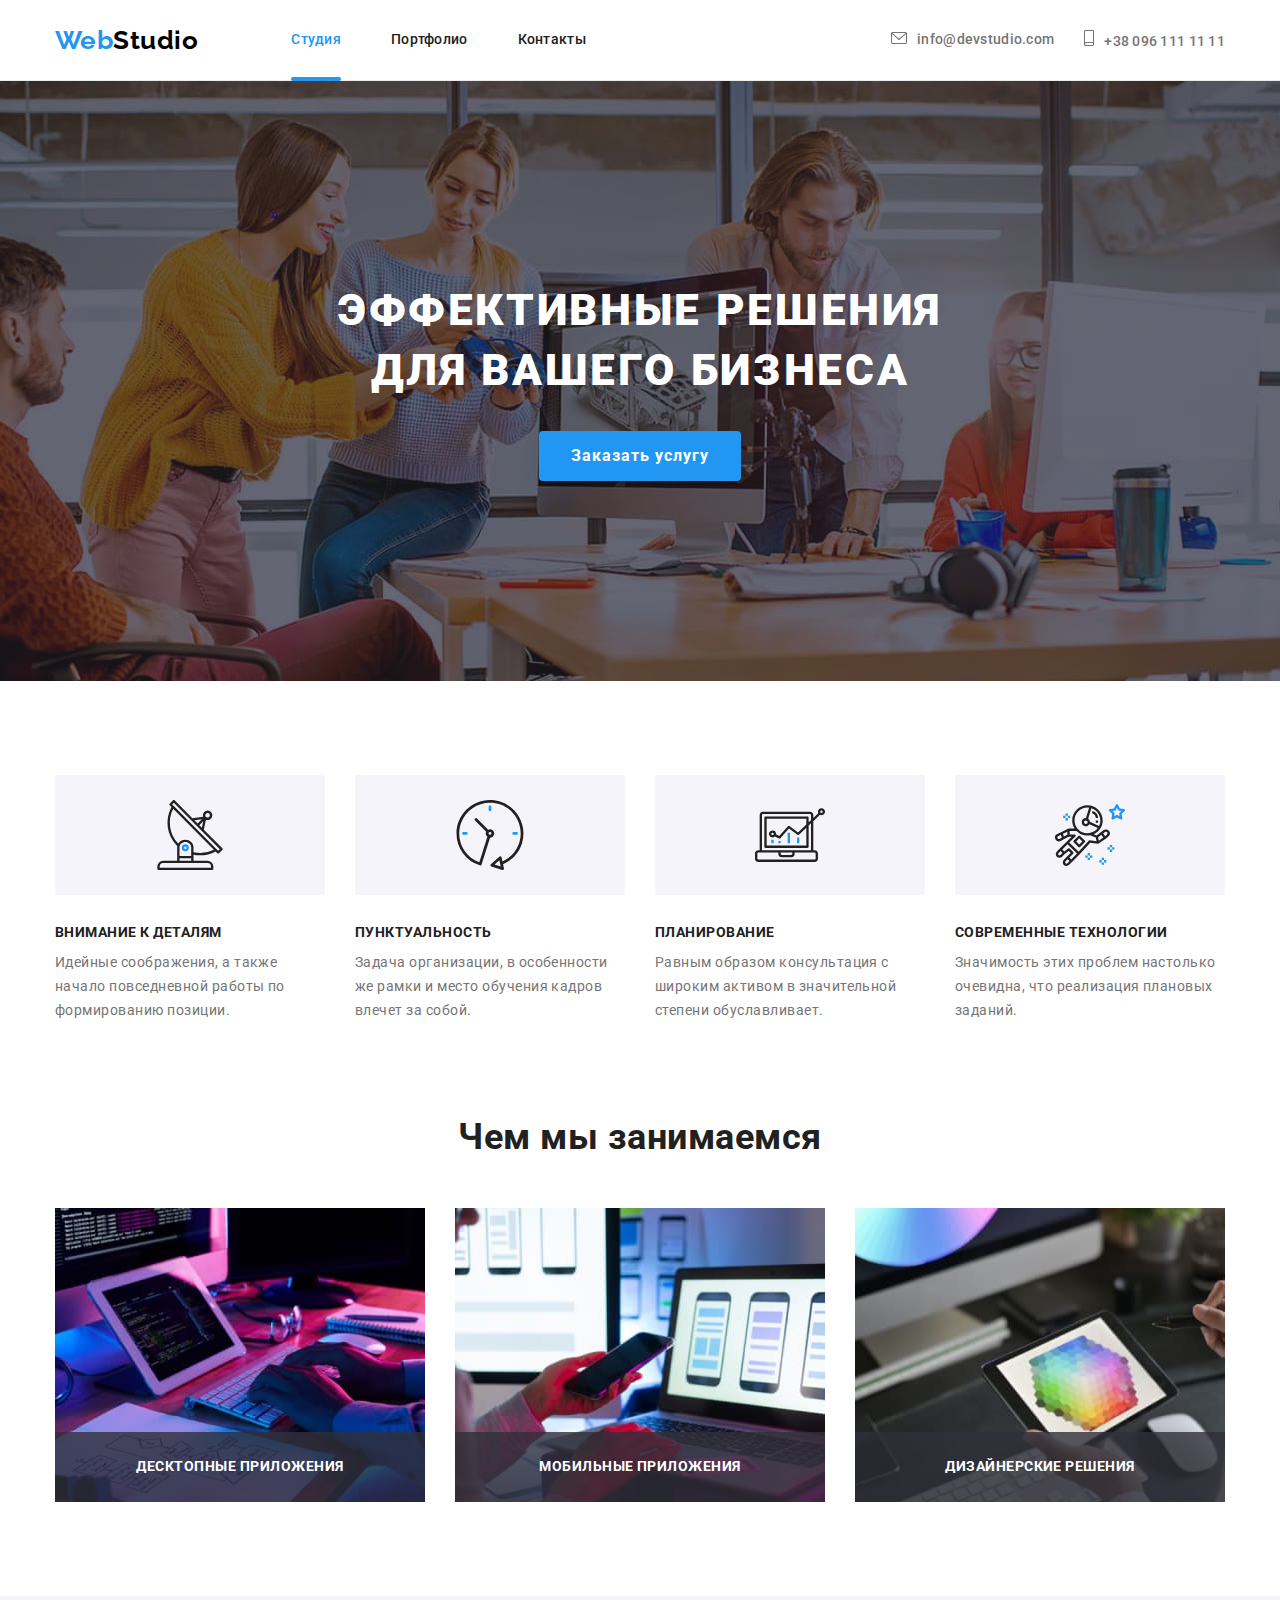
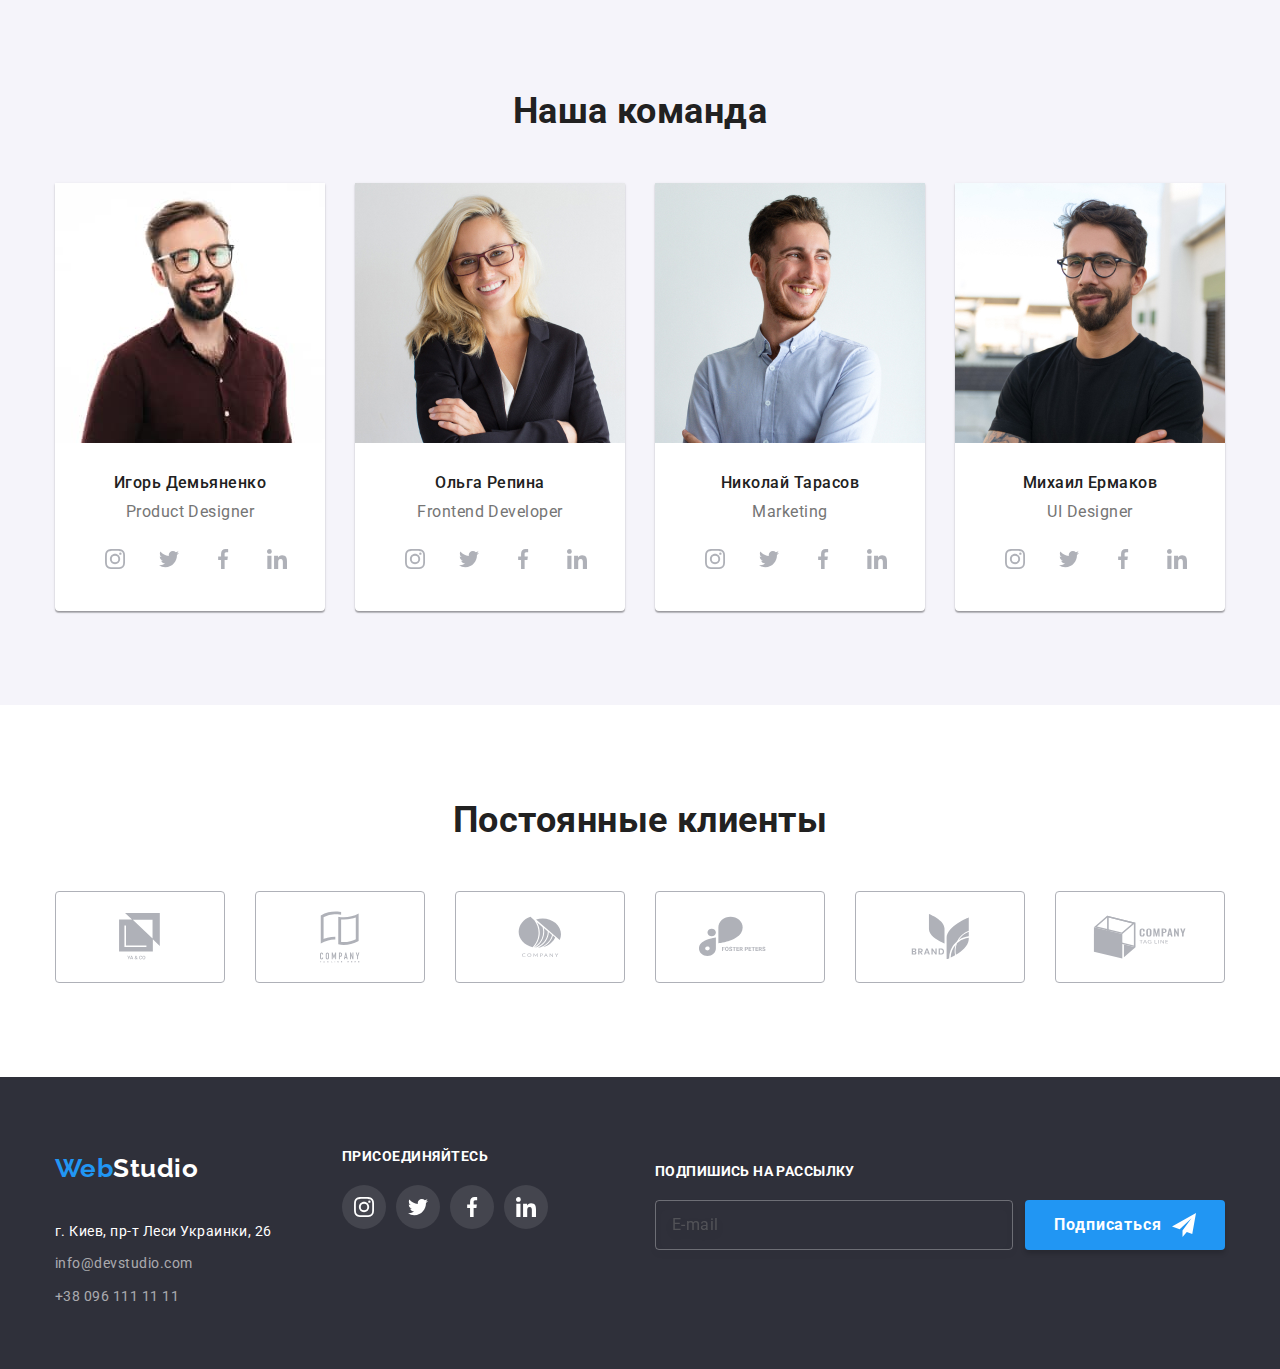
<file: index.html>
<!DOCTYPE html>
<html lang="ru">
  <head>
    <meta charset="UTF-8" />
    <meta http-equiv="X-UA-Compatible" content="IE=edge" />
    <meta name="viewport" content="width=device-width, initial-scale=1.0" />
    <title>WebStudio</title>
    <link
      href="https://fonts.googleapis.com/css2?family=Raleway:wght@700&family=Roboto:wght@400;500;700;900&display=swap"
      rel="stylesheet"
    />
    <link
      rel="stylesheet"
      href="https://cdnjs.cloudflare.com/ajax/libs/modern-normalize/1.1.0/modern-normalize.min.css"
    />

    <link rel="stylesheet" href="./css/main.min.css" />
  </head>
  <body>
    <!--Шапка-->
    <header class="header-pages">
      <div class="container header-pages__display">
        <a href="./index.html" class="header-pages__logo">
          <span class="header-pages__logoblu logo header-pages__logo">Web</span
          ><span class="header-pages__logoblack header-pages__logo"
            >Studio</span
          >
        </a>

        <button
          type="button"
          class="header-pages__button"
          aria-expanded="false"
          data-menu-button
        >
          <svg
            class="header-pages__button-icon"
            width="40"
            height="40"
            aria-label="Переключатель мобильного меню"
          >
            <use
              class="header-pages__menu-close"
              href="./images/icons.svg#menu-close"
            ></use>
            <use
              class="header-pages__menu-open"
              href="./images/icons.svg#menu-open"
            ></use>
          </svg>
        </button>
        <div class="site-nav" data-menu>
          <nav class="site-nav__box">
            <ul class="site-nav__list">
              <li class="site-nav__item">
                <a
                  href=""
                  class="site-nav__textblack site-nav__led site-nav__linelink"
                  >Студия</a
                >
              </li>
              <li class="site-nav__item">
                <a href="./portfolio.html" class="site-nav__textblack"
                  >Портфолио</a
                >
              </li>
              <li class="site-nav__item">
                <a href="" class="site-nav__textblack">Контакты</a>
              </li>
            </ul>
          </nav>

          <ul class="site-contact">
            <li class="site-contact__item">
              <a
                href="tel:+380961111111"
                class="site-contact site-contact__link site-contact__link--tel"
                ><svg class="site-contact__icon" width="10px" height="16px">
                  <use href="./images/icons.svg#icon-smartphone"></use></svg
                >+38 096 111 11 11</a
              >
            </li>
            <li class="site-contact__item">
              <a
                href="mailto:info@devstudio.com"
                class="site-contact site-contact__link site-contact__link--mail"
                ><svg class="site-contact__icon" width="16px" height="12px">
                  <use href="./images/icons.svg#icon-mail"></use></svg
                >info@devstudio.com</a
              >
            </li>
          </ul>
          <ul class="network">
            <li class="network__item">
              <a class="network__link" href="">Instagram</a>
            </li>
            <li class="network__item">
              <a class="network__link" href="">Twitter</a>
            </li>
            <li class="network__item">
              <a class="network__link" href="">Facebook</a>
            </li>
            <li class="network__item">
              <a class="network__link" href="">LinkedIn</a>
            </li>
          </ul>
        </div>
      </div>
    </header>

    <main>
      <section class="section offer offer__container">
        <div class="container">
          <h1 class="offer__title">Эффективные решения для вашего бизнеса</h1>
          <button type="button" class="offer__button" data-modal-open>
            Заказать услугу
          </button>

          <div class="backdrop is-hidden" data-modal>
            <div class="backdrop__modal">
              <h3 class="backdrop__title">
                Оставьте свои данные, мы вам перезвоним
              </h3>
              <form class="form">
                <label class="form__field"
                  >Имя
                  <input
                    type="text"
                    name="name"
                    placeholder=" "
                    class="form__input"
                  />
                  <span class="form__icon"></span>
                  <svg class="form__iconname" width=" 13px" height="13px">
                    <use href="./images/icons.svg#form-icon-name"></use>
                  </svg>
                </label>

                <label class="form__field"
                  >Телефон
                  <input
                    type="tel"
                    name="tel"
                    placeholder=" "
                    class="form__input"
                  />
                  <span class="form__icon"></span>
                  <svg class="form__iconname" width=" 13px" height="13px">
                    <use href="./images/icons.svg#form-icon-tel"></use>
                  </svg>
                </label>
                <label class="form__field"
                  >Почта
                  <input
                    type="email"
                    name="mail"
                    placeholder=" "
                    class="form__input"
                  />
                  <span class="form__icon"></span>
                  <svg
                    class="form__iconname form-icon"
                    width=" 13px"
                    height="13px"
                  >
                    <use href="./images/icons.svg#form-icon-mail"></use>
                  </svg>
                </label>
                <label class="form__field form__comment"
                  >Комментарий
                  <textarea
                    name="comment"
                    cols="auto"
                    rows="10"
                    placeholder="Введите текст"
                    class="form__input form__textarea"
                  ></textarea>
                </label>

                <label class="form__agreement">
                  <input
                    type="checkbox"
                    name="agreement"
                    value="agreement"
                    id="agreement"
                    class="form__checkbox"
                  />
                  <span class="form__checkicon"></span>
                  <span class="form__policy"
                    >Соглашаюсь с рассылкой и принимаю<a
                      href=""
                      class="form__a"
                    >
                      Условия договора</a
                    ></span
                  >
                </label>
                <button type="submit" class="form__button">Отправить</button>
              </form>

              <button class="form__close" data-modal-close>
                <svg class=".form__iconclose" width="18px" height="18px">
                  <use href="./images/icons.svg#icon-window-close"></use>
                </svg>
              </button>
            </div>
          </div>
        </div>
      </section>

      <!--Преимущества-->
      <section class="section">
        <div class="container">
          <h2 class="visually-hidden advantage__h2">Преимущества</h2>
          <ul class="advantage">
            <li class="advantage__list">
              <h3 class="advantage__title">Внимание к деталям</h3>
              <p class="advantage__description">
                Идейные соображения, а также начало повседневной работы по
                формированию позиции.
              </p>
            </li>
            <li class="advantage__list">
              <h3 class="advantage__title">Пунктуальность</h3>
              <p class="advantage__description">
                Задача организации, в особенности же рамки и место обучения
                кадров влечет за собой.
              </p>
            </li>
            <li class="advantage__list">
              <h3 class="advantage__title">Планирование</h3>
              <p class="advantage__description">
                Равным образом консультация с широким активом в значительной
                степени обуславливает.
              </p>
            </li>
            <li class="advantage__list">
              <h3 class="advantage__title">Современные технологии</h3>
              <p class="advantage__description">
                Значимость этих проблем настолько очевидна, что реализация
                плановых заданий.
              </p>
            </li>
          </ul>
        </div>
      </section>
      <!--О нас-->
      <section class="section foto__nopadding">
        <div class="container">
          <h2 class="foto__h2">Чем мы занимаемся</h2>
          <ul class="foto">
            <li class="foto__list">
              <img
                src="./images/box1.jpg"
                alt="Пишем код"
                width="370"
                class=""
              />
              <h3 class="foto__title">Десктопные приложения</h3>
            </li>
            <li class="foto__list">
              <img
                src="./images/box2.jpg"
                alt="Пишем код"
                width="370"
                class=""
              />
              <h3 class="foto__title">Мобильные приложения</h3>
            </li>
            <li class="foto__list">
              <img src="./images/box3.jpg" alt="Пишем код" class="" />
              <h3 class="foto__title">Дизайнерские решения</h3>
            </li>
          </ul>
        </div>
      </section>

      <!--Наша команда-->
      <section class="section team__section">
        <div class="container">
          <h2 class="team__title">Наша команда</h2>
          <ul class="team">
            <li class="team__list">
              <img
                class="team__image"
                srcset="
                  ./images/team/1-desk1x.jpg 270w,
                  ./images/team/1-tab1x.jpg  354w,
                  ./images/team/1-mob1x.jpg  450w,
                  ./images/team/1-desk2x.jpg 540w,
                  ./images/team/1-tab2x.jpg  708w,
                  ./images/team/1-mob2x.jpg  900w
                "
                sizes="(min-width: 1200px) 270px, (min-width: 768px) 354px, (max-width: 480px) 450px"
                src="./images/team/1-mob1x.jpg"
                alt="Игорь Демьяненко"
              />
              <div>
                <h3 class="team__name">Игорь Демьяненко</h3>
                <p class="team__position">Product Designer</p>
                <ul class="social">
                  <li class="social__item">
                    <a href="" class="social__link"
                      ><svg class="social__icon">
                        <use
                          href="./images/icons.svg#icon-instablack"
                        ></use></svg
                    ></a>
                  </li>
                  <li class="social__item">
                    <a href="" class="social__link"
                      ><svg class="social__icon">
                        <use href="./images/icons.svg#icon-twitter"></use></svg
                    ></a>
                  </li>
                  <li class="social__item">
                    <a href="" class="social__link"
                      ><svg class="social__icon">
                        <use href="./images/icons.svg#icon-facebook"></use></svg
                    ></a>
                  </li>
                  <li class="social__item">
                    <a href="" class="social__link"
                      ><svg class="social__icon">
                        <use href="./images/icons.svg#icon-linkedin"></use></svg
                    ></a>
                  </li>
                </ul>
              </div>
            </li>
            <li class="team__list">
              <img
                class="team__image"
                srcset="
                  ./images/team/2-desk1x.jpg 270w,
                  ./images/team/2-tab1x.jpg  354w,
                  ./images/team/2-mob1x.jpg  450w,
                  ./images/team/2-desk2x.jpg 540w,
                  ./images/team/2-tab2x.jpg  708w,
                  ./images/team/2-mob2x.jpg  900w
                "
                sizes="(min-width: 1200px) 270px, (min-width: 768px) 354px, (max-width: 480px) 450px"
                src="./images/team/2-mob1x.jpg"
                alt="Ольга Репина"
              />
              <div>
                <h3 class="team__name">Ольга Репина</h3>
                <p class="team__position">Frontend Developer</p>
                <ul class="social">
                  <li class="social__item">
                    <a href="" class="social__link"
                      ><svg class="social__icon">
                        <use
                          href="./images/icons.svg#icon-instablack"
                        ></use></svg
                    ></a>
                  </li>
                  <li class="social__item">
                    <a href="" class="social__link"
                      ><svg class="social__icon">
                        <use href="./images/icons.svg#icon-twitter"></use></svg
                    ></a>
                  </li>
                  <li class="social__item">
                    <a href="" class="social__link"
                      ><svg class="social__icon">
                        <use href="./images/icons.svg#icon-facebook"></use></svg
                    ></a>
                  </li>
                  <li class="social__item">
                    <a href="" class="social__link"
                      ><svg class="social__icon">
                        <use href="./images/icons.svg#icon-linkedin"></use></svg
                    ></a>
                  </li>
                </ul>
              </div>
            </li>
            <li class="team__list">
              <img
                class="team__image"
                srcset="
                  ./images/team/3-desk1x.jpg 270w,
                  ./images/team/3-tab1x.jpg  354w,
                  ./images/team/3-mob1x.jpg  450w,
                  ./images/team/3-desk2x.jpg 540w,
                  ./images/team/3-tab2x.jpg  708w,
                  ./images/team/3-mob2x.jpg  900w
                "
                sizes="(min-width: 1200px) 270px, (min-width: 768px) 354px, (max-width: 480px) 450px"
                src="./images/team/3-mob1x.jpg"
                alt="Николай Тарасов"
              />
              <div>
                <h3 class="team__name">Николай Тарасов</h3>
                <p class="team__position">Marketing</p>
                <ul class="social">
                  <li class="social__item">
                    <a href="" class="social__link"
                      ><svg class="social__icon">
                        <use
                          href="./images/icons.svg#icon-instablack"
                        ></use></svg
                    ></a>
                  </li>
                  <li class="social__item">
                    <a href="" class="social__link"
                      ><svg class="social__icon">
                        <use href="./images/icons.svg#icon-twitter"></use></svg
                    ></a>
                  </li>
                  <li class="social__item">
                    <a href="" class="social__link"
                      ><svg class="social__icon">
                        <use href="./images/icons.svg#icon-facebook"></use></svg
                    ></a>
                  </li>
                  <li class="social__item">
                    <a href="" class="social__link"
                      ><svg class="social__icon">
                        <use href="./images/icons.svg#icon-linkedin"></use></svg
                    ></a>
                  </li>
                </ul>
              </div>
            </li>
            <li class="team__list">
              <img
                class="team__image"
                srcset="
                  ./images/team/4-desk1x.jpg 270w,
                  ./images/team/4-tab1x.jpg  354w,
                  ./images/team/4-mob1x.jpg  450w,
                  ./images/team/4-desk2x.jpg 540w,
                  ./images/team/4-tab2x.jpg  708w,
                  ./images/team/4-mob2x.jpg  900w
                "
                sizes="(min-width: 1200px) 270px, (min-width: 768px) 354px, (max-width: 480px) 450px"
                src="./images/team/4-mob1x.jpg"
                alt="Михаил Ермаков"
              />
              <div>
                <h3 class="team__name">Михаил Ермаков</h3>
                <p class="team__position">UI Designer</p>
                <ul class="social">
                  <li class="social__item">
                    <a href="" class="social__link"
                      ><svg class="social__icon">
                        <use
                          href="./images/icons.svg#icon-instablack"
                        ></use></svg
                    ></a>
                  </li>
                  <li class="social__item">
                    <a href="" class="social__link"
                      ><svg class="social__icon">
                        <use href="./images/icons.svg#icon-twitter"></use></svg
                    ></a>
                  </li>
                  <li class="social__item">
                    <a href="" class="social__link"
                      ><svg class="social__icon">
                        <use href="./images/icons.svg#icon-facebook"></use></svg
                    ></a>
                  </li>
                  <li class="social__item">
                    <a href="" class="social__link"
                      ><svg class="social__icon">
                        <use href="./images/icons.svg#icon-linkedin"></use></svg
                    ></a>
                  </li>
                </ul>
              </div>
            </li>
          </ul>
        </div>
      </section>

      <!-- Постійні клієнти -->
      <section class="section">
        <div class="container">
          <h2 class="client__h2">Постоянные клиенты</h2>
          <ul class="client">
            <li class="client__list">
              <a href="" class="client__link"
                ><svg class="client__foto" width="41" height="46.7">
                  <use href="./images/icons.svg#icon-Client1"></use></svg
              ></a>
            </li>
            <li class="client__list">
              <a href="" class="client__link"
                ><svg class="client__foto" width="40" height="52">
                  <use href="./images/icons.svg#icon-Client2"></use></svg
              ></a>
            </li>
            <li class="client__list">
              <a href="" class="client__link"
                ><svg class="client__foto" width="43.46" height="41.18">
                  <use href="./images/icons.svg#icon-Client3"></use></svg
              ></a>
            </li>
            <li class="client__list">
              <a href="" class="client__link"
                ><svg class="client__foto" width="84.44" height="40.62">
                  <use href="./images/icons.svg#icon-Client4"></use></svg
              ></a>
            </li>
            <li class="client__list">
              <a href="" class="client__link"
                ><svg class="client__foto" width="62.54" height="45.43">
                  <use href="./images/icons.svg#icon-Client8"></use></svg
              ></a>
            </li>
            <li class="client__list">
              <a href="" class="client__link"
                ><svg class="client__foto" width="93.79" height="43.93">
                  <use href="./images/icons.svg#icon-Client6"></use></svg
              ></a>
            </li>
          </ul>
        </div>
      </section>
    </main>

    <!-- Футер -->
    <footer class="footer">
      <div class="container footer__padding">
        <div class="footer__box">
          <div class="footer__box--logo">
            <a href="./index.html" class="header-pages__logo"
              ><span class="header-pages__logoblu">Web</span
              ><span class="header-pages__logowhite">Studio</span></a
            >
            <address class="footer__address">
              <ul class="footer__link">
                <li class="footer__itemtop">
                  <a
                    href="г.Киев,пр-тЛесиУкраинки,26"
                    class="footer__contact footer__contact--white"
                    >г. Киев, пр-т Леси Украинки, 26</a
                  >
                </li>
                <li class="footer__item">
                  <a href="mailto:info@devstudio.com" class="footer__contact"
                    >info@devstudio.com</a
                  >
                </li>
                <li class="footer__item">
                  <a href="tel:+380961111111" class="footer__contact"
                    >+38 096 111 11 11</a
                  >
                </li>
              </ul>
            </address>
          </div>

          <div class="footer-social__box">
            <h2 class="footer-social__title">Присоединяйтесь</h2>
            <ul class="footer-social">
              <li class="footer-social__item">
                <a href="" class="footer-social__link"
                  ><svg class="footer-social__icon" width="20" height="20">
                    <use href="./images/icons.svg#icon-footer-insta"></use></svg
                ></a>
              </li>
              <li class="footer-social__item">
                <a href="" class="footer-social__link"
                  ><svg class="footer-social__icon" width="20" height="20">
                    <use
                      href="./images/icons.svg#icon-footer-twiter"
                    ></use></svg
                ></a>
              </li>
              <li class="footer-social__item">
                <a href="" class="footer-social__link"
                  ><svg class="footer-social__icon" width="20" height="20">
                    <use
                      href="./images/icons.svg#icon-footer-facebook"
                    ></use></svg
                ></a>
              </li>
              <li class="footer-social__item">
                <a href="" class="footer-social__link"
                  ><svg class="footer-social__icon" width="20" height="20">
                    <use
                      href="./images/icons.svg#icon-footer-linkedin"
                    ></use></svg
                ></a>
              </li>
            </ul>
          </div>
        </div>
        <div class="footer-subscribe">
          <h3 class="footer-subscribe__title">Подпишись на рассылку</h3>
          <form class="footer-subscribe__form">
            <!-- <label class="footer-subscribe__field"> -->
            <input
              type="text"
              name="name"
              placeholder="E-mail"
              class="footer-subscribe__input"
            />
            <!-- </label> -->
            <button type="submit" class="footer-subscribe__button">
              Подписаться<svg
                class="footer-subscribe__icon"
                width=" 24px"
                height="24px"
              >
                <use href="./images/icons.svg#icon-footer-subscribe"></use>
              </svg>
            </button>
          </form>
        </div>
      </div>
    </footer>

    <script src="./js/mobile-menu.js"></script>
    <script src="./js/modal.js"></script>
  </body>
</html>
</file>
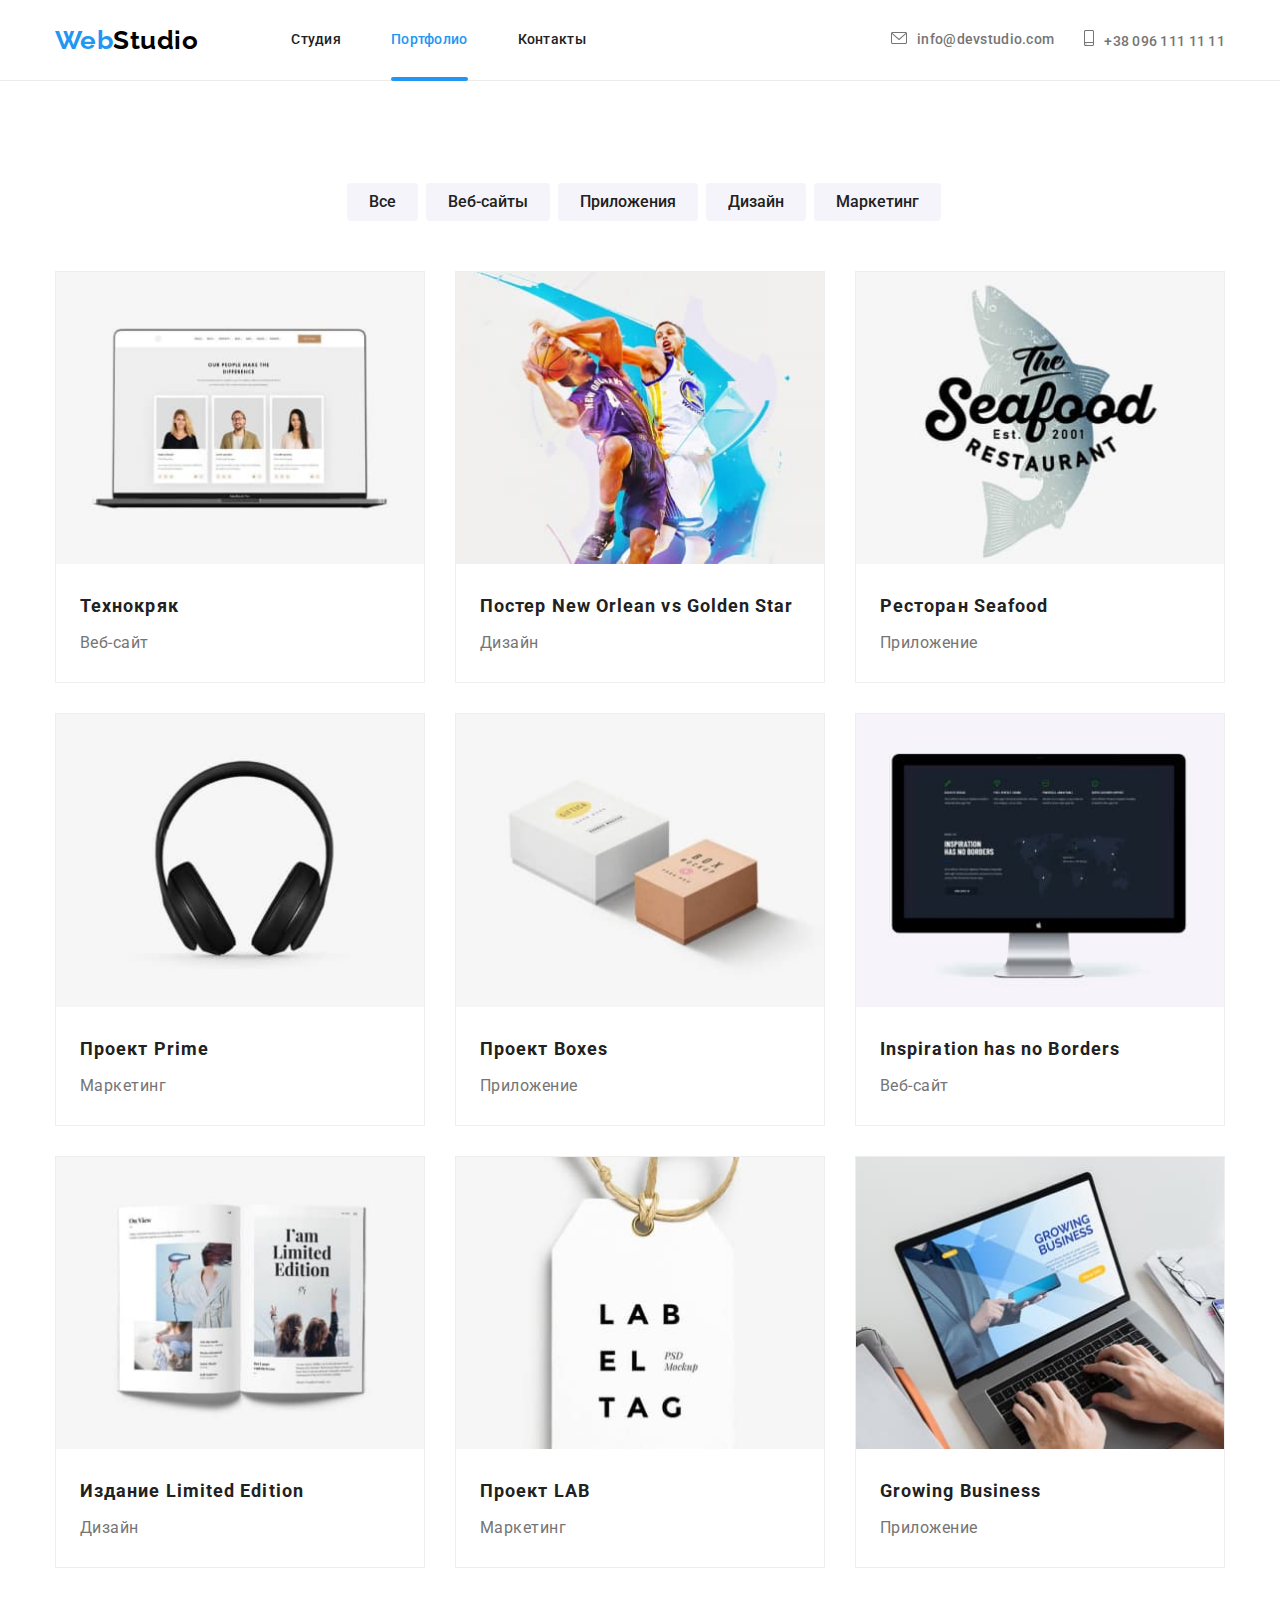
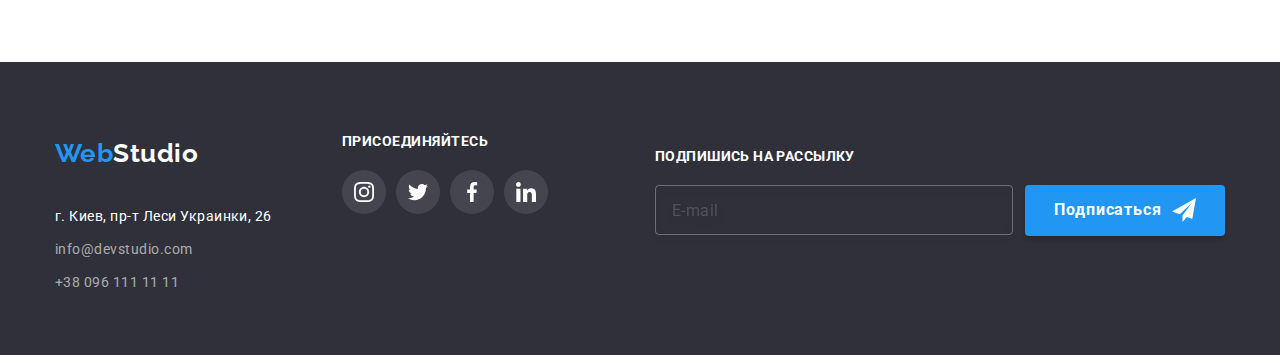
<file: portfolio.html>
<!DOCTYPE html>
<html lang="ru">
  <head>
    <meta charset="UTF-8" />
    <meta http-equiv="X-UA-Compatible" content="IE=edge" />
    <meta name="viewport" content="width=device-width, initial-scale=1.0" />
    <title>WebStudio</title>
    <link
      href="https://fonts.googleapis.com/css2?family=Raleway:wght@700&family=Roboto:wght@400;500;700;900&display=swap"
      rel="stylesheet"
    />
    <link
      rel="stylesheet"
      href="https://cdnjs.cloudflare.com/ajax/libs/modern-normalize/1.1.0/modern-normalize.min.css"
    />
    <link rel="stylesheet" href="./css/main.min.css" />
  </head>

  <body>
    <!--Шапка-->
    <header class="header-pages">
      <div class="container header-pages__display">
        <a href="./index.html" class="header-pages__logo">
          <span class="header-pages__logoblu logo header-pages__logo">Web</span
          ><span class="header-pages__logoblack header-pages__logo"
            >Studio</span
          >
        </a>

        <button
          type="button"
          class="header-pages__button"
          aria-expanded="false"
          data-menu-button
        >
          <svg
            class="header-pages__button-icon"
            width="40"
            height="40"
            aria-label="Переключатель мобильного меню"
          >
            <use
              class="header-pages__menu-close"
              href="./images/icons.svg#menu-close"
            ></use>
            <use
              class="header-pages__menu-open"
              href="./images/icons.svg#menu-open"
            ></use>
          </svg>
        </button>
        <div class="site-nav" data-menu>
          <nav class="site-nav__box">
            <ul class="site-nav__list">
              <li class="site-nav__item">
                <a href="./index.html" class="site-nav__textblack">Студия</a>
              </li>
              <li class="site-nav__item">
                <a href="" class="site-nav__textblack site-nav__linelink"
                  >Портфолио</a
                >
              </li>
              <li class="site-nav__item">
                <a href="" class="site-nav__textblack">Контакты</a>
              </li>
            </ul>
          </nav>

          <ul class="site-contact">
            <li class="site-contact__item">
              <a
                href="tel:+380961111111"
                class="site-contact site-contact__link site-contact__link--tel"
                ><svg class="site-contact__icon" width="10px" height="16px">
                  <use href="./images/icons.svg#icon-smartphone"></use></svg
                >+38 096 111 11 11</a
              >
            </li>
            <li class="site-contact__item">
              <a
                href="mailto:info@devstudio.com"
                class="site-contact site-contact__link site-contact__link--mail"
                ><svg class="site-contact__icon" width="16px" height="12px">
                  <use href="./images/icons.svg#icon-mail"></use></svg
                >info@devstudio.com</a
              >
            </li>
          </ul>
          <ul class="network">
            <li class="network__item">
              <a class="network__link" href="">Instagram</a>
            </li>
            <li class="network__item">
              <a class="network__link" href="">Twitter</a>
            </li>
            <li class="network__item">
              <a class="network__link" href="">Facebook</a>
            </li>
            <li class="network__item">
              <a class="network__link" href="">LinkedIn</a>
            </li>
          </ul>
        </div>
      </div>
    </header>
    <main>
      <!--Portfolio-->
      <section class="section">
        <div class="container">
          <h1 class="visually-hidden">Реализованные нами проекты</h1>
          <ul class="site-contact project">
            <li class="project__item">
              <button type="button" class="project__filter project__hover">
                Все
              </button>
            </li>
            <li class="project__item">
              <button type="button" class="project__filter project__hover">
                Веб-сайты
              </button>
            </li>
            <li class="project__item">
              <button type="button" class="project__filter project__hover">
                Приложения
              </button>
            </li>
            <li class="project__item">
              <button type="button" class="project__filter project__hover">
                Дизайн
              </button>
            </li>
            <li class="project__item">
              <button type="button" class="project__filter project__hover">
                Маркетинг
              </button>
            </li>
          </ul>
          <ul class="card">
            <li class="card__list">
              <a href="" class="card__link">
                <div class="card__overlayfull">
                  <img
                    class="card__image"
                    srcset="
                      ./images/portfolio/1-tab1x.jpg  354w,
                      ./images/portfolio/1-desk1x.jpg 370w,
                      ./images/portfolio/1-mob1x.jpg  450w,
                      ./images/portfolio/1-tab2x.jpg  708w,
                      ./images/portfolio/1-desk2x.jpg 740w,
                      ./images/portfolio/1-mob2x.jpg  900w
                    "
                    sizes="(min-width: 1200px) 370px, (min-width: 768px) 354px, (max-width: 480px) 450px"
                    src="./images/portfolio/1-mob1x.jpg"
                    alt="Технокряк"
                  />
                  <div class="card__overlay">
                    <p class="card__overlaydesc">
                      Ресурс предлагает комплексные предложения с разным уровнем
                      функционала и сервисов. Все это позволит посетителю
                      получить исчерпывающие сведения о компании или частном
                      лице.
                    </p>
                  </div>
                </div>
                <div class="card__border">
                  <h3 class="card__title">Технокряк</h3>
                  <p class="card__description">Веб-сайт</p>
                </div>
              </a>
            </li>

            <li class="card__list">
              <a href="" class="card__link">
                <div class="card__overlayfull">
                  <img
                    class="card__image"
                    srcset="
                      ./images/portfolio/2-tab1x.jpg  354w,
                      ./images/portfolio/2-desk1x.jpg 370w,
                      ./images/portfolio/2-mob1x.jpg  450w,
                      ./images/portfolio/2-tab2x.jpg  708w,
                      ./images/portfolio/2-desk2x.jpg 740w,
                      ./images/portfolio/2-mob2x.jpg  900w
                    "
                    sizes="(min-width: 1200px) 370px, (min-width: 768px) 354px, (max-width: 480px) 450px"
                    src="./images/portfolio/2-mob1x.jpg"
                    alt="Постер New Orlean vs Golden Star"
                  />
                  <div class="card__overlay">
                    <p class="card__overlaydesc">
                      Ресурс предлагает комплексные предложения с разным уровнем
                      функционала и сервисов. Все это позволит посетителю
                      получить исчерпывающие сведения о компании или частном
                      лице.
                    </p>
                  </div>
                </div>
                <div class="card__border">
                  <h3 class="card__title">Постер New Orlean vs Golden Star</h3>
                  <p class="card__description">Дизайн</p>
                </div>
              </a>
            </li>
            <li class="card__list">
              <a href="" class="card__link">
                <div class="card__overlayfull">
                  <img
                    class="card__image"
                    srcset="
                      ./images/portfolio/3-tab1x.jpg  354w,
                      ./images/portfolio/3-desk1x.jpg 370w,
                      ./images/portfolio/3-mob1x.jpg  450w,
                      ./images/portfolio/3-tab2x.jpg  708w,
                      ./images/portfolio/3-desk2x.jpg 740w,
                      ./images/portfolio/3-mob2x.jpg  900w
                    "
                    sizes="(min-width: 1200px) 370px, (min-width: 768px) 354px, (max-width: 480px) 450px"
                    src="./images/portfolio/3-mob1x.jpg"
                    alt="Ресторан Seafood"
                  />
                  <div class="card__overlay">
                    <p class="card__overlaydesc">
                      Ресурс предлагает комплексные предложения с разным уровнем
                      функционала и сервисов. Все это позволит посетителю
                      получить исчерпывающие сведения о компании или частном
                      лице.
                    </p>
                  </div>
                </div>
                <div class="card__border">
                  <h3 class="card__title">Ресторан Seafood</h3>
                  <p class="card__description">Приложение</p>
                </div>
              </a>
            </li>
            <li class="card__list">
              <a href="" class="card__link">
                <div class="card__overlayfull">
                  <img
                    class="card__image"
                    srcset="
                      ./images/portfolio/4-tab1x.jpg  354w,
                      ./images/portfolio/4-desk1x.jpg 370w,
                      ./images/portfolio/4-mob1x.jpg  450w,
                      ./images/portfolio/4-tab2x.jpg  708w,
                      ./images/portfolio/4-desk2x.jpg 740w,
                      ./images/portfolio/4-mob2x.jpg  900w
                    "
                    sizes="(min-width: 1200px) 370px, (min-width: 768px) 354px, (max-width: 480px) 450px"
                    src="./images/portfolio/4-mob1x.jpg"
                    alt="Проект Prime"
                  />
                  <div class="card__overlay">
                    <p class="card__overlaydesc">
                      Ресурс предлагает комплексные предложения с разным уровнем
                      функционала и сервисов. Все это позволит посетителю
                      получить исчерпывающие сведения о компании или частном
                      лице.
                    </p>
                  </div>
                </div>
                <div class="card__border">
                  <h3 class="card__title">Проект Prime</h3>
                  <p class="card__description">Маркетинг</p>
                </div>
              </a>
            </li>
            <li class="card__list">
              <a href="" class="card__link">
                <div class="card__overlayfull">
                  <img
                    class="card__image"
                    srcset="
                      ./images/portfolio/5-tab1x.jpg  354w,
                      ./images/portfolio/5-desk1x.jpg 370w,
                      ./images/portfolio/5-mob1x.jpg  450w,
                      ./images/portfolio/5-tab2x.jpg  708w,
                      ./images/portfolio/5-desk2x.jpg 740w,
                      ./images/portfolio/5-mob2x.jpg  900w
                    "
                    sizes="(min-width: 1200px) 370px, (min-width: 768px) 354px, (max-width: 480px) 450px"
                    src="./images/portfolio/5-mob1x.jpg"
                    alt="Проект Boxes"
                  />
                  <div class="card__overlay">
                    <p class="card__overlaydesc">
                      Ресурс предлагает комплексные предложения с разным уровнем
                      функционала и сервисов. Все это позволит посетителю
                      получить исчерпывающие сведения о компании или частном
                      лице.
                    </p>
                  </div>
                </div>
                <div class="card__border">
                  <h3 class="card__title">Проект Boxes</h3>
                  <p class="card__description">Приложение</p>
                </div>
              </a>
            </li>
            <li class="card__list">
              <a href="" class="card__link">
                <div class="card__overlayfull">
                  <img
                    class="card__image"
                    srcset="
                      ./images/portfolio/6-tab1x.jpg  354w,
                      ./images/portfolio/6-desk1x.jpg 370w,
                      ./images/portfolio/6-mob1x.jpg  450w,
                      ./images/portfolio/6-tab2x.jpg  708w,
                      ./images/portfolio/6-desk2x.jpg 740w,
                      ./images/portfolio/6-mob2x.jpg  900w
                    "
                    sizes="(min-width: 1200px) 370px, (min-width: 768px) 354px, (max-width: 480px) 450px"
                    src="./images/portfolio/6-mob1x.jpg"
                    alt="Inspiration has no Borders"
                  />
                  <div class="card__overlay">
                    <p class="card__overlaydesc">
                      Ресурс предлагает комплексные предложения с разным уровнем
                      функционала и сервисов. Все это позволит посетителю
                      получить исчерпывающие сведения о компании или частном
                      лице.
                    </p>
                  </div>
                </div>
                <div class="card__border">
                  <h3 class="card__title">Inspiration has no Borders</h3>
                  <p class="card__description">Веб-сайт</p>
                </div>
              </a>
            </li>
            <li class="card__list">
              <a href="" class="card__link">
                <div class="card__overlayfull">
                  <img
                    class="card__image"
                    srcset="
                      ./images/portfolio/7-tab1x.jpg  354w,
                      ./images/portfolio/7-desk1x.jpg 370w,
                      ./images/portfolio/7-mob1x.jpg  450w,
                      ./images/portfolio/7-tab2x.jpg  708w,
                      ./images/portfolio/7-desk2x.jpg 740w,
                      ./images/portfolio/7-mob2x.jpg  900w
                    "
                    sizes="(min-width: 1200px) 370px, (min-width: 768px) 354px, (max-width: 480px) 450px"
                    src="./images/portfolio/7-mob1x.jpg"
                    alt="Издание Limited Edition"
                  />
                  <div class="card__overlay">
                    <p class="card__overlaydesc">
                      Ресурс предлагает комплексные предложения с разным уровнем
                      функционала и сервисов. Все это позволит посетителю
                      получить исчерпывающие сведения о компании или частном
                      лице.
                    </p>
                  </div>
                </div>
                <div class="card__border">
                  <h3 class="card__title">Издание Limited Edition</h3>
                  <p class="card__description">Дизайн</p>
                </div>
              </a>
            </li>
            <li class="card__list">
              <a href="" class="card__link">
                <div class="card__overlayfull">
                  <img
                    class="card__image"
                    srcset="
                      ./images/portfolio/8-tab1x.jpg  354w,
                      ./images/portfolio/8-desk1x.jpg 370w,
                      ./images/portfolio/8-mob1x.jpg  450w,
                      ./images/portfolio/8-tab2x.jpg  708w,
                      ./images/portfolio/8-desk2x.jpg 740w,
                      ./images/portfolio/8-mob2x.jpg  900w
                    "
                    sizes="(min-width: 1200px) 370px, (min-width: 768px) 354px, (max-width: 480px) 450px"
                    src="./images/portfolio/8-mob1x.jpg"
                    alt="Проект LAB"
                  />
                  <div class="card__overlay">
                    <p class="card__overlaydesc">
                      Ресурс предлагает комплексные предложения с разным уровнем
                      функционала и сервисов. Все это позволит посетителю
                      получить исчерпывающие сведения о компании или частном
                      лице.
                    </p>
                  </div>
                </div>
                <div class="card__border">
                  <h3 class="card__title">Проект LAB</h3>
                  <p class="card__description">Маркетинг</p>
                </div>
              </a>
            </li>
            <li class="card__list">
              <a href="" class="card__link">
                <div class="card__overlayfull">
                  <img
                    class="card__image"
                    srcset="
                      ./images/portfolio/9-tab1x.jpg  354w,
                      ./images/portfolio/9-desk1x.jpg 370w,
                      ./images/portfolio/9-mob1x.jpg  450w,
                      ./images/portfolio/9-tab2x.jpg  708w,
                      ./images/portfolio/9-desk2x.jpg 740w,
                      ./images/portfolio/9-mob2x.jpg  900w
                    "
                    sizes="(min-width: 1200px) 370px, (min-width: 768px) 354px, (max-width: 480px) 450px"
                    src="./images/portfolio/9-mob1x.jpg"
                    alt="Growing Business"
                  />
                  <div class="card__overlay">
                    <p class="card__overlaydesc">
                      Ресурс предлагает комплексные предложения с разным уровнем
                      функционала и сервисов. Все это позволит посетителю
                      получить исчерпывающие сведения о компании или частном
                      лице.
                    </p>
                  </div>
                </div>
                <div class="card__border">
                  <h3 class="card__title">Growing Business</h3>
                  <p class="card__description">Приложение</p>
                </div>
              </a>
            </li>
          </ul>
        </div>
      </section>
    </main>

    <!--Футер-->
    <footer class="footer">
      <div class="container footer__padding">
        <div class="footer__box">
          <div class="footer__box--logo">
            <a href="./index.html" class="header-pages__logo"
              ><span class="header-pages__logoblu">Web</span
              ><span class="header-pages__logowhite">Studio</span></a
            >
            <address class="footer__address">
              <ul class="footer__link">
                <li class="footer__itemtop">
                  <a
                    href="г.Киев,пр-тЛесиУкраинки,26"
                    class="footer__contact footer__contact--white"
                    >г. Киев, пр-т Леси Украинки, 26</a
                  >
                </li>
                <li class="footer__item">
                  <a href="mailto:info@devstudio.com" class="footer__contact"
                    >info@devstudio.com</a
                  >
                </li>
                <li class="footer__item">
                  <a href="tel:+380961111111" class="footer__contact"
                    >+38 096 111 11 11</a
                  >
                </li>
              </ul>
            </address>
          </div>

          <div class="footer-social__box">
            <h2 class="footer-social__title">Присоединяйтесь</h2>
            <ul class="footer-social">
              <li class="footer-social__item">
                <a href="" class="footer-social__link"
                  ><svg class="footer-social__icon" width="20" height="20">
                    <use href="./images/icons.svg#icon-footer-insta"></use></svg
                ></a>
              </li>
              <li class="footer-social__item">
                <a href="" class="footer-social__link"
                  ><svg class="footer-social__icon" width="20" height="20">
                    <use
                      href="./images/icons.svg#icon-footer-twiter"
                    ></use></svg
                ></a>
              </li>
              <li class="footer-social__item">
                <a href="" class="footer-social__link"
                  ><svg class="footer-social__icon" width="20" height="20">
                    <use
                      href="./images/icons.svg#icon-footer-facebook"
                    ></use></svg
                ></a>
              </li>
              <li class="footer-social__item">
                <a href="" class="footer-social__link"
                  ><svg class="footer-social__icon" width="20" height="20">
                    <use
                      href="./images/icons.svg#icon-footer-linkedin"
                    ></use></svg
                ></a>
              </li>
            </ul>
          </div>
        </div>
        <div class="footer-subscribe">
          <h3 class="footer-subscribe__title">Подпишись на рассылку</h3>
          <form class="footer-subscribe__form">
            <!-- <label class="footer-subscribe__field"> -->
            <input
              type="text"
              name="name"
              placeholder="E-mail"
              class="footer-subscribe__input"
            />
            <!-- </label> -->
            <button type="submit" class="footer-subscribe__button">
              Подписаться<svg
                class="footer-subscribe__icon"
                width=" 24px"
                height="24px"
              >
                <use href="./images/icons.svg#icon-footer-subscribe"></use>
              </svg>
            </button>
          </form>
        </div>
      </div>
    </footer>

    <script src="./js/mobile-menu.js"></script>
    <script src="./js/modal.js"></script>
  </body>
</html>
</file>
<file: css/main.min.css>
.visually-hidden{position:absolute;width:1px;height:1px;margin:-1px;border:0;padding:0;white-space:normal;clip-path:inset(100%);clip:rect(0 0 0 0);overflow:hidden}:root{--primary-text-color: #212121;--secondary-text-color: #757575;--font-header-footer: #2f303a;--white-color-text: #ffffff;--accent-color: #2196f3;--animation: 250ms cubic-bezier(0.4, 0, 0.2, 1)}body{background-color:#ffffff;color:var(--primary-text-color);font-family:"Roboto", "Helvetica Neue", sans-serif;letter-spacing:0.03em;margin:0}ul,li,p{list-style:none;margin:0;padding:0}h1,h2,h3,h4,h5,h6{margin:0;padding:0}a{text-decoration:none}img{display:block}.container{width:100%;padding-left:15px;padding-right:15px;margin:0 auto}@media screen and (min-width: 480px){.container{width:480px}}@media screen and (min-width: 768px){.container{width:768px}}@media screen and (min-width: 1200px){.container{width:1200px}}.section{padding-top:60px;padding-bottom:60px}@media screen and (min-width: 1200px){.section{padding-top:94px;padding-bottom:94px}}.backdrop{position:fixed;top:0;left:0;width:100%;height:100%;background-color:rgba(0,0,0,0.2);opacity:1;transition:opacity var(--animation);z-index:12}.backdrop__modal{position:absolute;top:50%;left:50%;transform:translate(-50%, -50%);width:100%;min-height:609px;background-color:#ffffff;transition:transform var(--animation);z-index:3;padding:40px}@media screen and (min-width: 480px){.backdrop__modal{width:450px;height:609px}}@media screen and (min-width: 1200px){.backdrop__modal{width:528px;height:581px}}.backdrop__title{font-family:"Roboto";font-weight:700;font-size:20px;line-height:1.15;text-align:center;letter-spacing:0.03em;color:var(--primary-text-color);padding-bottom:12px}.is-hidden{opacity:0;pointer-events:none;transition:opacity var(--animation)}.form{width:100%;font-family:"Roboto";font-weight:400;font-size:12px;line-height:1.15;letter-spacing:0.01em;color:var(--secondary-text-color)}.form__close{position:absolute;top:8px;right:8px;height:30px;width:30px;background-color:#ffffff;border:1px solid rgba(0,0,0,0.1);border-radius:50%;cursor:pointer;display:flex;justify-content:center;align-items:center;color:#000000;transition:color var(--animation)}.form__close:hover,.form__close:focus{fill:var(--accent-color)}.form__iconclose{fill:currentColor}.form__field{position:relative;display:flex;flex-direction:column;margin-bottom:10px;background:#ffffff;border-radius:4px}.form__input{margin:0;margin-top:4px;border:1px solid rgba(33,33,33,0.2);box-sizing:border-box;border-radius:4px;padding:10px 40px;display:flex;cursor:pointer;height:40px;outline:none}.form__input::placeholder{color:rgba(117,117,117,0.5)}.form__input:focus{border-color:var(--accent-color);color:#2f303a}.form__icon+.form__iconname{margin:0;padding:0;display:flex;position:absolute;top:50%;left:12px;cursor:pointer}.form__field:focus-within>.form__icon+.form__iconname{color:var(--accent-color);fill:var(--accent-color);transition:var(--animation)}.form__comment{display:flex}.form__textarea{width:100%;height:120px;padding:12px 16px;border:1px solid rgba(33,33,33,0.2);box-sizing:border-box;border-radius:4px;resize:none}.form__textarea::placeholder{color:rgba(117,117,117,0.5)}.form__agreement{letter-spacing:0.03em;font-size:12px;line-height:1.71;display:flex;align-items:center;margin-top:20px}.form a{color:var(--accent-color);text-decoration-line:underline}@media screen and (min-width: 1200px){.form a{font-size:14px;line-height:1.7}}.form__checkbox{-webkit-appearance:none;-moz-appearance:none;appearance:none;position:absolute}.form__checkicon{content:"";display:inline-block;background-repeat:no-repeat;width:16px;height:15px;border:2px solid var(--primary-text-color);border-radius:4px}.form__checkbox:checked+.form__checkicon{border-color:var(--accent-color);background-color:var(--accent-color);background-image:url(../images/iconcheck.svg);background-size:contain;background-origin:content-box}.form__button{color:var(--white-color-text);background-color:var(--accent-color);margin:0 auto;display:block;font-family:"Roboto";padding:10px 55px;border-radius:4px;min-width:200px;border:transparent;font-weight:700;font-size:16px;line-height:1.88;display:flex;align-items:center;text-align:center;letter-spacing:0.06em;cursor:pointer;box-shadow:0px 4px 4px rgba(0,0,0,0.15);border-radius:4px;transition:background-color var(--animation),color var(--animation);margin-top:30px}.form__button:hover,.form__button:focus{background-color:var(--accent-color);color:var(--accent-color)}.form__policy{font-size:12px;line-height:1.17;letter-spacing:0.03em;color:var(--primary-text-color);margin-left:8px}@media screen and (min-width: 1200px){.form__policy{font-size:14px;line-height:1.7}}.site-nav{width:100%}@media screen and (max-width: 767px){.site-nav{position:fixed;display:none;flex-direction:column;justify-content:space-between;width:100vw;height:100vh;top:0;left:0;background-color:#ffffff;padding-top:48px;padding-bottom:48px;padding-left:40px;padding-right:40px}}.site-nav.is-open{display:flex;z-index:2}@media screen and (min-width: 768px){.site-nav{display:flex;align-items:center}}.site-nav__list{color:var(--primary-text-color);font-weight:500;letter-spacing:0.02em;text-decoration:none}@media screen and (max-width: 767px){.site-nav__list{position:relative;display:block;font-size:40px;line-height:1.17}}@media screen and (min-width: 768px){.site-nav__list{font-size:14px;line-height:1.14;padding-top:32px;padding-bottom:32px;display:inline-flex;transition:color var(--animation),outline-color var(--animation)}}.site-nav__list:hover,.site-nav__list:focus{color:var(--accent-color);outline-color:var(--accent-color)}.site-nav__textblack{color:var(--primary-text-color)}.site-nav__textblack:hover,.site-nav__textblack:focus{color:var(--accent-color);outline-color:var(--accent-color)}.site-nav__linelink{color:var(--accent-color)}@media screen and (min-width: 768px){.site-nav__linelink::after{position:absolute;margin-bottom:-30px;left:0;bottom:-3px;content:"";display:block;width:100%;height:4px;border-radius:2px;transition:color var(--animation);background-color:var(--accent-color)}}.site-nav__item{position:relative}.site-nav__item:hover,.site-nav__item:focus{color:var(accent-color);outline:0;outline-offset:0;text-decoration:none;transition:color var(--animation)}@media screen and (max-width: 767px){.site-nav__item:not(:last-child){margin-bottom:32px}}@media screen and (min-width: 768px){.site-nav__item:not(:last-child){margin-right:50px}}@media screen and (min-width: 768px){.site-nav__box{margin-left:88px}}@media screen and (min-width: 1200px){.site-nav__box{margin-left:93px}}.site-nav__item:hover,.site-nav__item:focus{color:var(--accent-color);outline-color:var(--accent-color)}.advantage{display:flex;justify-content:space-between;flex-wrap:wrap;margin-left:-30px;margin-top:-30px;flex-direction:column}@media screen and (min-width: 768px){.advantage{flex-direction:row}}.advantage__h2{color:var(--primary-text-color);font-weight:700;font-size:14px;line-height:1.14;text-transform:uppercase;margin-bottom:10px}.advantage__list{margin-left:30px;margin-top:30px}@media screen and (min-width: 768px){.advantage__list{flex-basis:calc(100% / 2 - 30px)}}@media screen and (min-width: 1200px){.advantage__list{flex-basis:calc(100% / 4 - 30px)}}.advantage__list::before{display:block;content:"";height:120px;background-size:auto;background-repeat:no-repeat;background-position:center;background-color:#f5f4fa;margin-bottom:30px}.advantage__list:nth-child(1)::before{background-image:url(../images/advantage-svg1.svg)}.advantage__list:nth-child(2)::before{background-image:url(../images/advantage-svg2.svg)}.advantage__list:nth-child(3)::before{background-image:url(../images/advantage-svg3.svg)}.advantage__list:nth-child(4)::before{background-image:url(../images/advantage-svg4.svg)}.advantage__title{color:var(--primary-text-color);font-weight:700;font-size:14px;line-height:1.14;text-transform:uppercase;margin-bottom:10px;text-align:center}@media screen and (min-width: 768px){.advantage__title{text-align:left}}.advantage__description{color:var(--secondary-text-color);font-size:14px;line-height:1.71}.card{display:flex;flex-wrap:wrap;margin-left:-30px;margin-top:-30px}.card__list{width:370px;margin-left:30px;margin-top:30px;flex-basis:calc((100% - 2 * 15px) / 1)}@media screen and (min-width: 768px){.card__list{flex-basis:calc((100% - 4 * 15px) / 2)}}@media screen and (min-width: 1200px){.card__list{flex-basis:calc((100% - 6 * 15px) / 3)}}.card__link{height:100%;background:#ffffff;border:1px solid #eeeeee;outline:none;display:block;transition:box-shadow var(--animation)}.card__link:hover,.card__link:focus{box-shadow:0px 1px 1px rgba(0,0,0,0.12),0px 4px 4px rgba(0,0,0,0.06),1px 4px 6px rgba(0,0,0,0.16)}.card__overlayfull{position:relative;overflow:hidden}.card__title{color:var(--primary-text-color);font-weight:700;font-size:18px;line-height:2;letter-spacing:0.06em;margin-bottom:4px}.card__description{color:var(--secondary-text-color);font-size:16px;line-height:1.88}.card__border{padding:24px}.card__overlay{position:absolute;width:100%;height:100%;left:0;top:0;background-color:rgba(33,150,243,0.9);padding-top:77px;padding-left:24px;padding-right:24px;transform:translateY(105%);transition:transform var(--animation)}@media screen and (min-width: 768px){.card__overlay{padding-top:49px}}@media screen and (min-width: 1200px){.card__overlay{padding-top:63px}}.card__list:hover .card__overlay{transform:translateY(0)}.card__overlaydesc{font-size:18px;line-height:1.56;letter-spacing:0.03em;color:#ffffff}.card__image{width:100%}.client__h2{color:var(--primary-text-color);font-weight:700;font-size:28px;line-height:1.18;text-align:center;margin-bottom:30px}@media screen and (min-width: 1200px){.client__h2{font-size:36px;line-height:1.17;margin-bottom:50px}}.client{display:flex;flex-wrap:wrap;margin-left:-30px;margin-top:-30px}.client__list{margin-left:30px;margin-top:30px;flex-basis:calc((100% - 4 * 15px) / 2)}@media screen and (min-width: 768px){.client__list{flex-basis:calc((100% - 6 * 15px) / 3)}}@media screen and (min-width: 1200px){.client__list{flex-basis:calc((100% - 12 * 15px) / 6)}}.client__link{height:92px;display:flex;justify-content:center;align-items:center;fill:#afb1b8;border:1px solid #afb1b8;border-radius:4px;outline:none;transition:fill var(--animation),border-color var(--animation)}.client__link:hover,.client__link:focus{fill:var(--accent-color);border-color:var(--accent-color)}@media screen and (max-width: 767px){.site-contact{margin-bottom:64px}}@media screen and (min-width: 768px){.site-contact{display:flex;flex-direction:column-reverse;margin-left:auto}}@media screen and (min-width: 1200px){.site-contact{flex-direction:row-reverse}}@media screen and (max-width: 767px){.site-contact__item:not(:last-child){margin-bottom:32px}}@media screen and (min-width: 1199px){.site-contact__item:not(:last-child){margin-left:30px}}@media screen and (min-width: 768px){.site-contact__item:last-child{margin-bottom:10px}}@media screen and (min-width: 1199px){.site-contact__item:last-child{margin-bottom:0}}@media screen and (min-width: 1199px){.site-contact__item{display:flex;align-items:center}}.site-contact__link{font-weight:500;letter-spacing:0.02em}@media screen and (min-width: 768px){.site-contact__link{display:block;font-weight:500;font-size:12px;line-height:1.17;color:#757575;align-items:center;transition:color var(--accent-color),outline-color var(--accent-color)}.site-contact__link:hover,.site-contact__link:focus{color:var(--accent-color);outline-color:var(--accent-color)}}@media screen and (min-width: 1200px){.site-contact__link{font-size:14px;line-height:1.14;flex-direction:row}}@media screen and (max-width: 767px){.site-contact__link--tel{font-size:34px;line-height:1.18;letter-spacing:0.02em;color:var(--accent-color)}}@media screen and (max-width: 767px){.site-contact__link--mail{font-size:24px;line-height:1.17;color:var(--secondary-text-color)}}.site-contact__icon{fill:currentColor}@media screen and (max-width: 767px){.site-contact__icon{display:none}}@media screen and (min-width: 768px){.site-contact__icon{margin-right:8px}}@media screen and (min-width: 1200px){.site-contact__icon{margin-right:10px}}.footer{background-color:#2f303a;font-style:normal;display:block}.footer__padding{padding-bottom:60px;display:flex;align-items:center}@media screen and (max-width: 1199px){.footer__padding{flex-direction:column}}.footer__itemtop:not(:last-child){margin-bottom:9px}.footer__link{font-style:normal}.footer__item:not(:last-child){margin-bottom:9px}.footer__address{margin-top:20px}.footer__contact{font-size:14px;line-height:1.7;display:block;outline:none;color:rgba(255,255,255,0.6);transition:color var(--accent-color)}.footer__contact:hover,.footer__contact:focus{color:var(--accent-color)}@media screen and (max-width: 1199px){.footer__contact{text-align:center}}.footer__contact--white{color:var(--white-color-text)}.footer__contact:hover,.footer__contact:focus{color:var(--accent-color)}.footer__address:hover,.footer__address:focus{color:var(--accent-color)}@media screen and (min-width: 768px){.footer__box{display:flex;justify-content:center}}.footer__box--logo{display:flex;padding-top:60px;flex-direction:column;justify-content:center}@media screen and (max-width: 1199px){.footer__box--logo{align-items:center}}.foto{display:flex;justify-content:space-between}.foto__h2{color:var(--primary-text-color);font-weight:700;font-size:36px;line-height:1.16;text-align:center;margin-bottom:50px}.foto__title{position:absolute;bottom:0;width:100%;height:70px;font-weight:700;font-size:14px;line-height:1.14;text-transform:uppercase;color:#ffffff;background-color:rgba(47,48,58,0.8);display:flex;justify-content:center;align-items:center}.foto__list{width:370px;margin-right:30px;position:relative}.foto__nopadding{padding-top:0px;display:flex}@media screen and (max-width: 767px){.foto__nopadding{display:none}}@media screen and (min-width: 768px){.foto__nopadding{display:none}}@media screen and (min-width: 1200px){.foto__nopadding{display:flex}}.offer{max-width:1600px;height:400px;background-image:linear-gradient(to right, rgba(47,48,58,0.4), rgba(47,48,58,0.4)),url("../images/offer/1-mob1x.jpg");background-size:cover;background-position:center;background-repeat:no-repeat;background-size:cover;margin:0 auto;padding-top:0;padding-bottom:0}@media screen and (min-device-pixel-ratio: 2), screen and (min-resolution: 192dpi), screen and (min-resolution: 2dppx){.offer{background-image:linear-gradient(to right, rgba(47,48,58,0.4), rgba(47,48,58,0.4)),url("../images/offer/1-mob2x.jpg")}}@media screen and (min-width: 481px){.offer{background-image:linear-gradient(to right, rgba(47,48,58,0.4), rgba(47,48,58,0.4)),url("../images/offer/1-tab1x.jpg")}}@media screen and (min-width: 481px) and (min-device-pixel-ratio: 2), screen and (min-width: 481px) and (min-resolution: 192dpi), screen and (min-width: 481px) and (min-resolution: 2dppx){.offer{background-image:linear-gradient(to right, rgba(47,48,58,0.4), rgba(47,48,58,0.4)),url("../images/offer/1-tab2x.jpg")}}@media screen and (min-width: 769px){.offer{height:600px;background-image:linear-gradient(to right, rgba(47,48,58,0.4), rgba(47,48,58,0.4)),url("../images/offer/1-desk1x.jpg")}}@media screen and (min-device-pixel-ratio: 2), screen and (min-resolution: 192dpi), screen and (min-resolution: 2dppx){.offer{background-image:linear-gradient(to right, rgba(47,48,58,0.4), rgba(47,48,58,0.4)),url("../images/offer/1-desk2x.jpg")}}.offer__container{padding-top:118px}@media screen and (min-width: 769px){.offer__container{padding-top:200px}}.offer__title{max-width:360px;margin-left:auto;margin-right:auto;color:#ffffff;font-weight:900;font-size:26px;line-height:1.6;text-align:center;letter-spacing:0.06em;text-transform:uppercase;margin-bottom:30px}@media screen and (min-width: 1200px){.offer__title{font-size:44px;line-height:1.36;max-width:696px}}.offer__button{display:block;min-width:200px;min-height:50px;padding:10px;font-weight:700;font-size:16px;line-height:30px;align-items:center;text-align:center;letter-spacing:0.06em;color:#ffffff;background-color:var(--accent-color);box-shadow:0px 4px 4px rgba(0,0,0,0.15);border-radius:4px;border:none;padding:10px 32px;margin:0 auto;cursor:pointer;transition:background-color var(--animation)}.offer__button:hover,.offer__button:focus{background-color:#188ce8}.header-pages{border-bottom:1px solid #ececec;position:relative}.header-pages__display{display:flex;align-items:center;justify-content:space-between}.header-pages__logo{cursor:pointer;padding-top:16px;padding-bottom:16px}.header-pages__logo:hover,.header-pages__logo:focus,.header-pages__logo:active{color:var(--accent-color);outline:0;outline-offset:0;text-decoration:none;transition:color var(--animation)}.header-pages__logoblu{color:var(--accent-color);font-family:"Raleway";font-weight:700;font-size:24px;line-height:1.16;transition:color var(--animation)}@media screen and (min-width: 1200px){.header-pages__logoblu{font-size:26px;line-height:1.19}}.header-pages__logoblack{color:#000000;font-family:"Raleway";font-weight:700;font-size:24px;line-height:1.16;cursor:pointer}@media screen and (min-width: 1200px){.header-pages__logoblack{font-size:26px;line-height:1.19}}.header-pages__logowhite{color:var(--white-color-text);font-family:"Raleway";font-weight:700;font-size:24px;line-height:1.16;transition:color var(--animation)}@media screen and (min-width: 1200px){.header-pages__logowhite{font-size:26px;line-height:1.19}}.header-pages__button{display:inline-flex;position:fixed;z-index:10;top:10px;right:15px;padding:0;margin:0;border:none;outline:none;cursor:pointer;background-color:transparent;transition:fill var(--animation)}@media screen and (min-width: 768px){.header-pages__button{display:none}}.header-pages__button:hover,.header-pages__button:focus{fill:var(--accent-color)}.header-pages__button .header-pages__menu-close{display:none}.header-pages__button.is-open .header-pages__menu-close{display:block}.header-pages__button.is-open .header-pages__menu-open{display:none}.header-pages__button.is-open .header-pages__button-icon{top:10px;left:15px;z-index:10}@media screen and (max-width: 767px){.project{display:flex;flex-wrap:wrap;margin-top:-8px;margin-left:-8px;margin-bottom:40px}}@media screen and (min-width: 768px){.project{margin-bottom:30px;display:flex;flex-direction:row;align-items:center;justify-content:center}}@media screen and (min-width: 1200px){.project{margin-bottom:50px}}.project__item{margin-top:8px;margin-left:8px}.project__filter{color:var(--primary-text-color);background-color:#f5f4fa;border-radius:4px;border:none;font-weight:500;font-size:16px;line-height:1.62;text-align:center;cursor:pointer;padding:6px 22px;transition:color var(--animation),background-color var(--animation),box-shadow var(--animation)}.project__filter:hover,.project__filter:focus{color:var(--white-color-text);background-color:var(--accent-color);box-shadow:0px 3px 1px rgba(0,0,0,0.1),0px 1px 2px rgba(0,0,0,0.08),0px 2px 2px rgba(0,0,0,0.12);border-radius:4px}.footer-social{display:flex;justify-content:center}@media screen and (max-width: 1199px){.footer-social{margin-bottom:60px}}.footer-social__title{font-weight:700;font-size:14px;line-height:1.14;text-transform:uppercase;color:#ffffff;margin-bottom:20px}.footer-social :nth-last-child(){margin-right:0}.footer-social__item:not(:last-child){margin-right:10px}.footer-social__icon{width:20px;height:20px;fill:#fff;display:flex}.footer-social__link{display:flex;width:44px;height:44px;fill:#ffffff;background-color:rgba(255,255,255,0.1);border-radius:50%;align-items:center;justify-content:center;outline:none;transition:background-color var(--animation)}.footer-social__link:hover,.footer-social__link:focus{background-color:var(--accent-color)}.footer-social__link:hover,.footer-social__link:focus{background-color:var(--accent-color)}.footer-social__link:hover .footer-social__icon,.footer-social__link:focus .footer-social__icon{fill:var(--white-color-text)}@media screen and (max-width: 767px){.footer-social__box{margin-top:60px}}@media screen and (min-width: 768px){.footer-social__box{margin-left:165px;padding-top:65px}}@media screen and (max-width: 1199px){.footer-social__box{text-align:center}}@media screen and (min-width: 1200px){.footer-social__box{margin-left:70px;padding-top:72px}}.social{list-style:none;display:flex;justify-content:center;align-items:center;margin-right:10px;margin-left:32px;margin-bottom:30px}.social__item{width:44px;height:44px;border-radius:50%;margin-right:10px}.social__icon{width:20px;height:20px;fill:#afb1b8}.social__link{width:100%;height:100%;align-items:center;justify-content:center;display:flex;border-radius:22px;fill:#afb1b8;transition:fill var(--animation),background-color var(--animation);background:rgba(255,255,255,0.1)}.social__link:hover,.social__link:focus{background-color:var(--accent-color);transition:color var(--animation)}.social__link:hover .social__icon,.social__link:focus .social__icon{fill:#fff}@media screen and (min-width: 768px){.footer-subscribe{margin-top:60px;margin-left:auto;margin-right:auto}}@media screen and (min-width: 1200px){.footer-subscribe{margin-top:0;margin-right:0;padding-top:28px}}.footer-subscribe__form{display:flex}@media screen and (max-width: 1199px){.footer-subscribe__form{flex-direction:column}}.footer-subscribe__field{position:relative;display:flex;border-radius:4px}.footer-subscribe__button{font-weight:700;font-size:16px;line-height:1.9;display:flex;align-items:center;justify-content:center;letter-spacing:0.06em;min-width:200px;min-height:50px;cursor:pointer;box-shadow:0px 4px 4px rgba(0,0,0,0.15);border-radius:4px;padding:10px;border:none;background-color:var(--accent-color);color:#ffffff;transition:background-color var(--animation);margin-right:auto;margin-left:auto}.footer-subscribe__button:hover,.footer-subscribe__button:focus{background-color:#188ce8}@media screen and (min-width: 1200px){.footer-subscribe__button{margin-left:12px}}.footer-subscribe__icon{fill:#ffffff;margin-left:10px}.footer-subscribe__title{font-weight:700;font-size:14px;line-height:1.14;letter-spacing:0.03em;text-transform:uppercase;color:#ffffff;display:flex;margin-bottom:20px}@media screen and (max-width: 1199px){.footer-subscribe__title{justify-content:center}}.footer-subscribe__input{margin-left:auto;margin-right:auto;width:100%;height:50px;padding-left:16px;padding-top:15px;padding-bottom:15px;border:1px solid rgba(255,255,255,0.3);box-sizing:border-box;filter:drop-shadow(0px 4px 4px rgba(0,0,0,0.15));border-radius:4px;outline:none;background-color:transparent;color:#ffffff;transition:border-color var(--animation)}@media screen and (min-width: 480px){.footer-subscribe__input{width:450px}}@media screen and (max-width: 1199px){.footer-subscribe__input{margin-bottom:20px}}@media screen and (min-width: 1200px){.footer-subscribe__input{width:358px}}.footer-subscribe__input:hover,.footer-subscribe__input:focus{border-color:var(--accent-color)}.footer-subscribe__icon{top:25%;left:80%;cursor:pointer;fill:var(--white-color-text)}.footer-subscribe__input{font-weight:400;font-size:16px;line-height:1.25px;display:flex;align-items:center;letter-spacing:0.03em}.footer-subscribe__input:focus{border-color:var(--accent-color);color:var(--white-color-text)}.footer-subscribe__input::placeholder{color:rgba(117,117,117,0.5);margin:0;padding:0}.network{display:flex;flex-wrap:wrap}@media screen and (min-width: 768px){.network{display:none}}.network__item{height:100%;position:relative;color:var(--accent-color)}.network__item:not(:last-child){margin-right:20px}.network__item:not(:last-child)::after{position:absolute;content:"";right:-10px;bottom:0;height:22px;width:1px;display:block;background-color:rgba(33,33,33,0.2)}.network__link{font-weight:500;font-size:18px;line-height:1.22px;letter-spacing:0.02em;color:var(--accent-color)}.team{display:flex;flex-wrap:wrap;margin-left:-30px;margin-top:-30px}.team__section{background-color:#f5f4fa}.team__title{color:var(--primary-text-color);font-weight:700;font-size:28px;line-height:1.17;text-align:center;margin-bottom:30px}@media screen and (min-width: 1200px){.team__title{font-size:36px;line-height:1.17;margin-bottom:50px}}.team__name{color:var(--primary-text-color);font-weight:500;font-size:16px;line-height:1.19;text-align:center;margin-top:30px;margin-bottom:10px}.team__position{color:var(--secondary-text-color);font-size:16px;line-height:1.19;text-align:center;margin-bottom:16px}.team__list{margin-left:30px;margin-top:30px;background-color:#ffffff;box-shadow:0px 1px 3px rgba(0,0,0,0.12),0px 1px 1px rgba(0,0,0,0.14),0px 2px 1px rgba(0,0,0,0.2);border-radius:0px 0px 4px 4px;max-width:450px}@media screen and (min-width: 768px){.team__list{width:354px}}@media screen and (min-width: 1200px){.team__list{width:270px}}.team__image{width:100%}
/*# sourceMappingURL=main.min.css.map */
</file>
